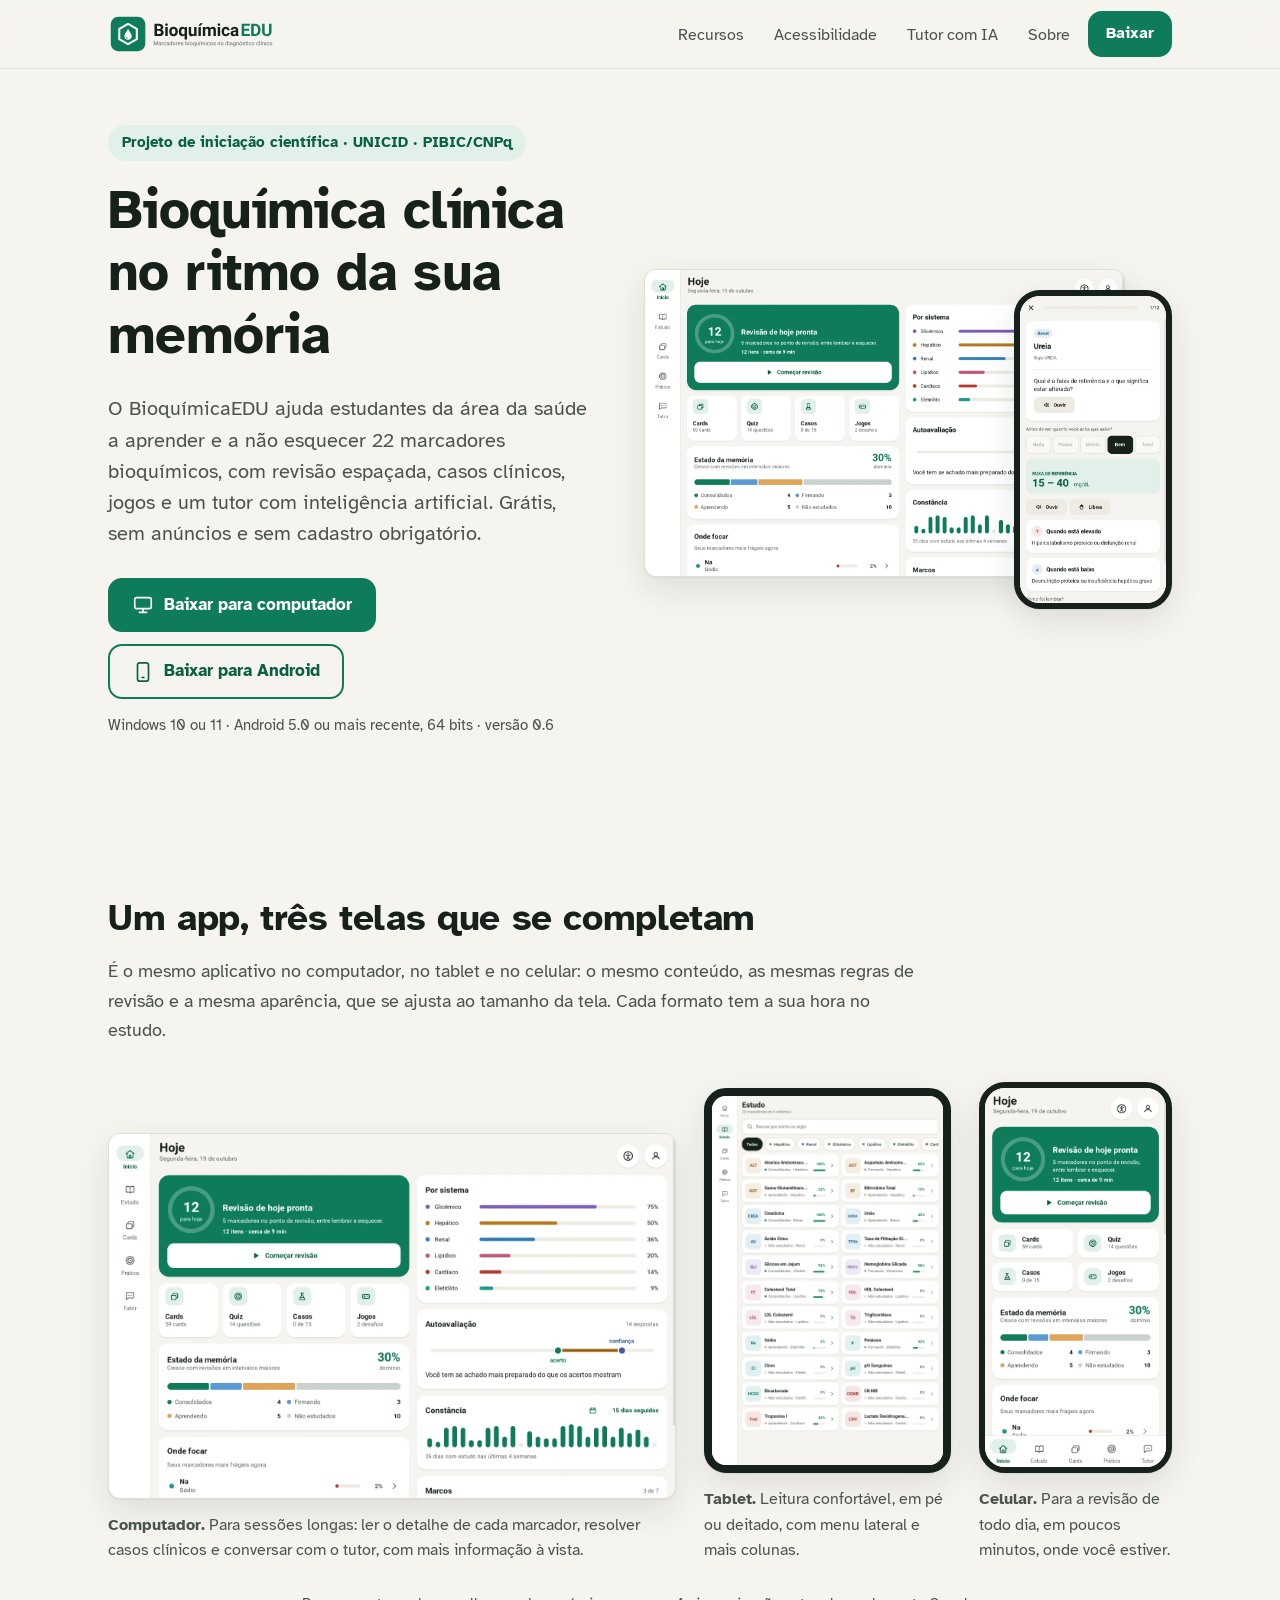
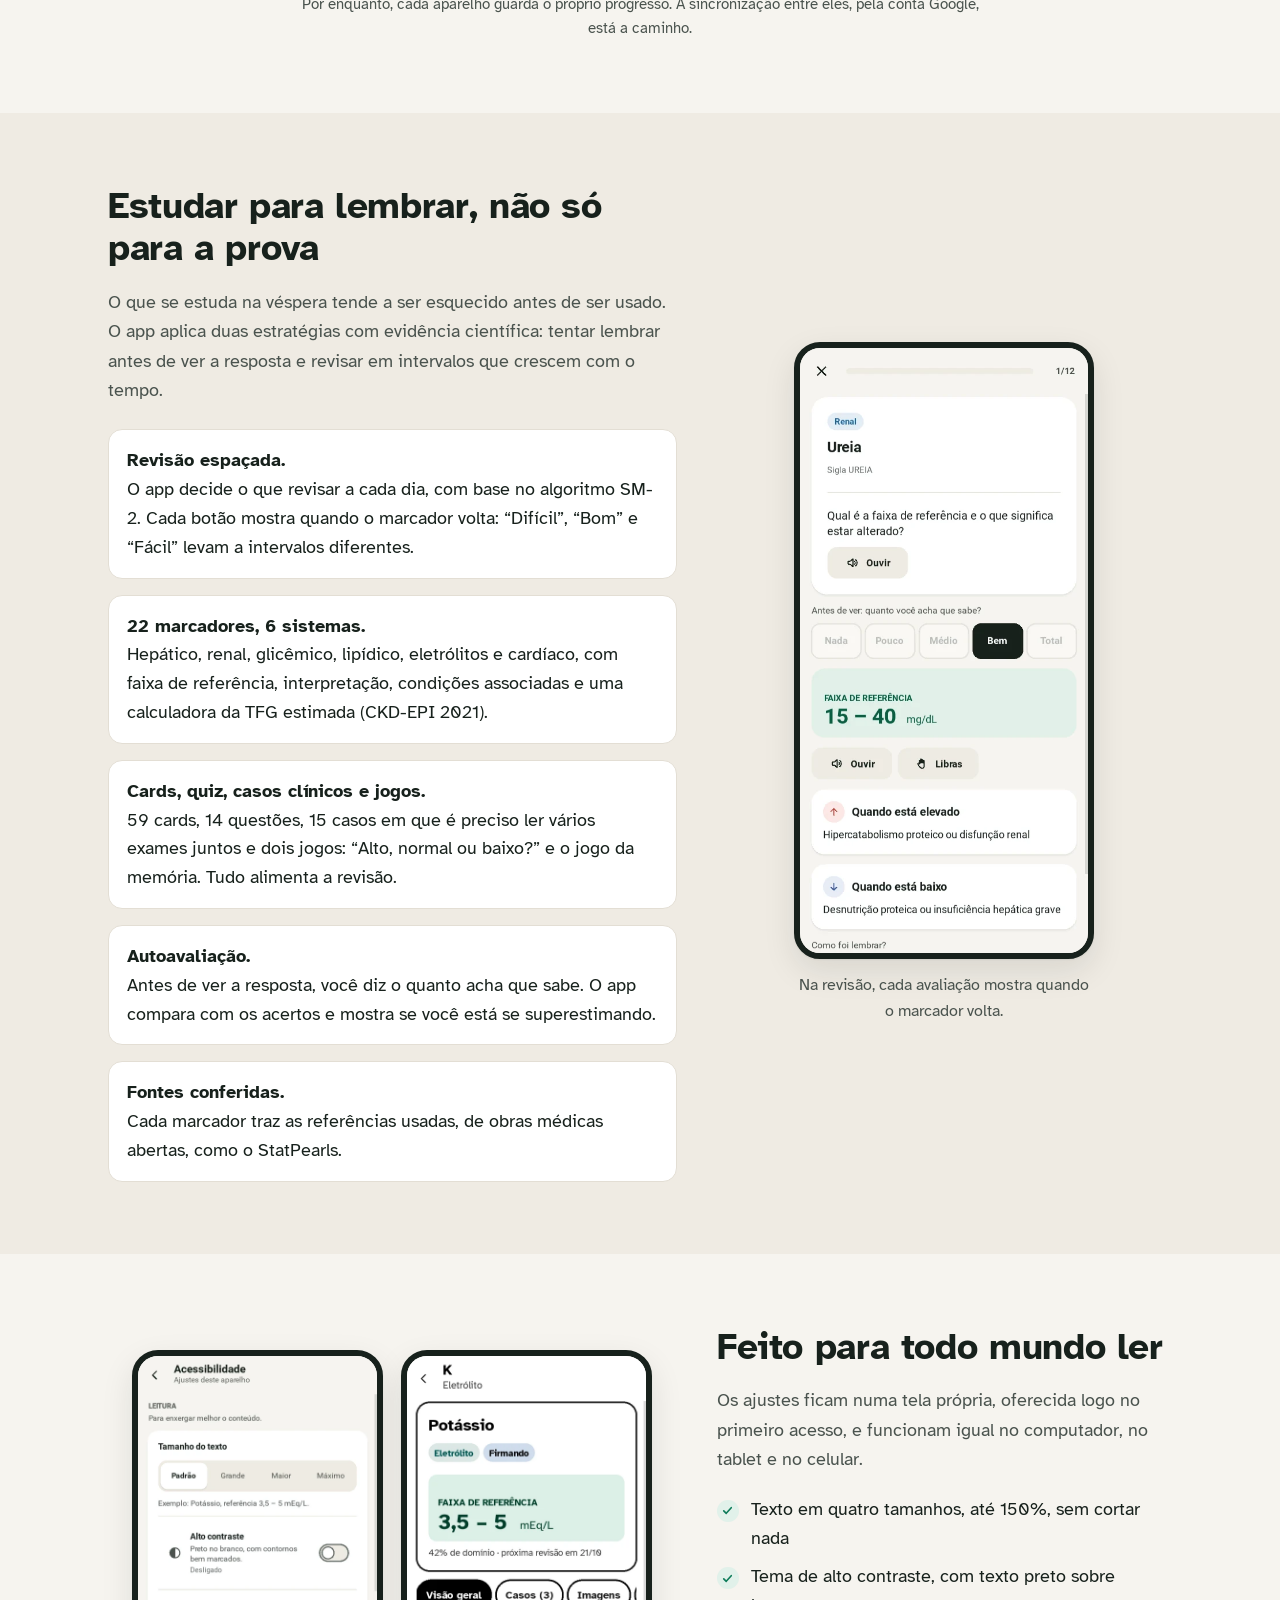
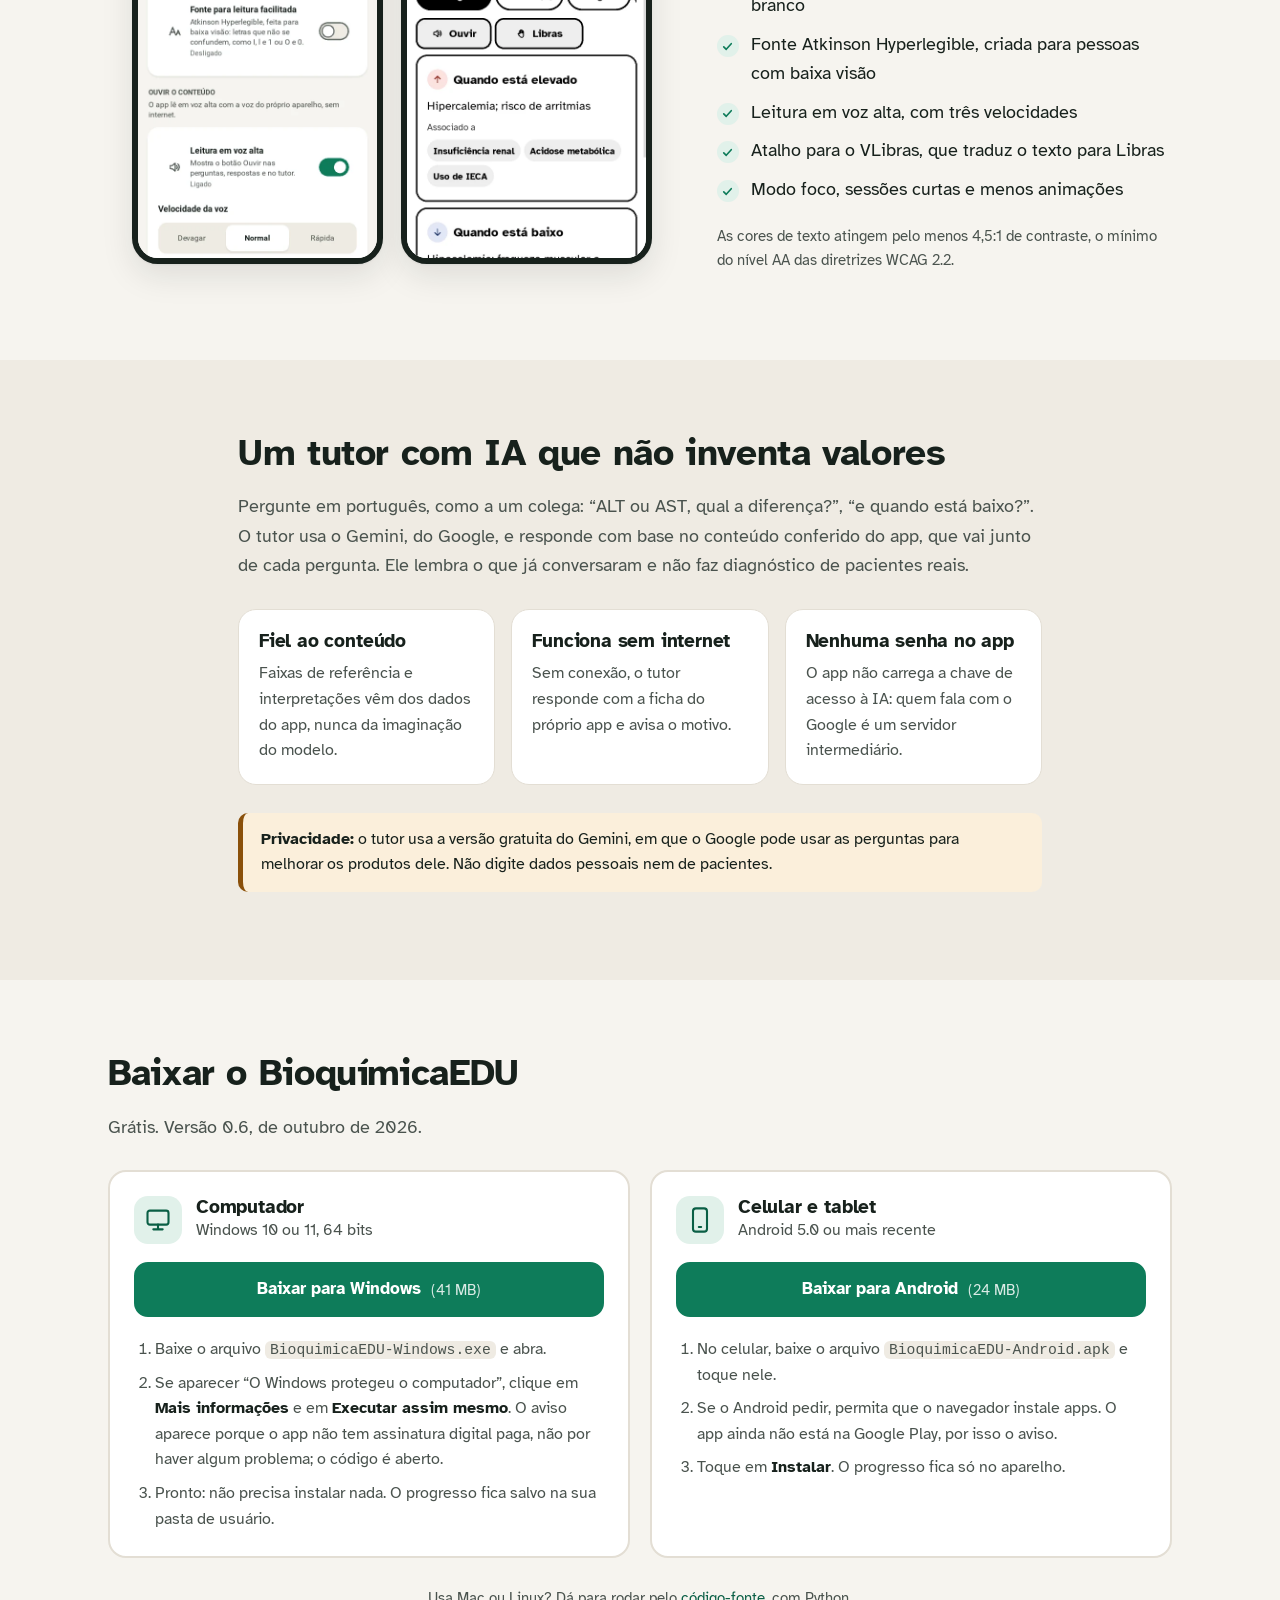
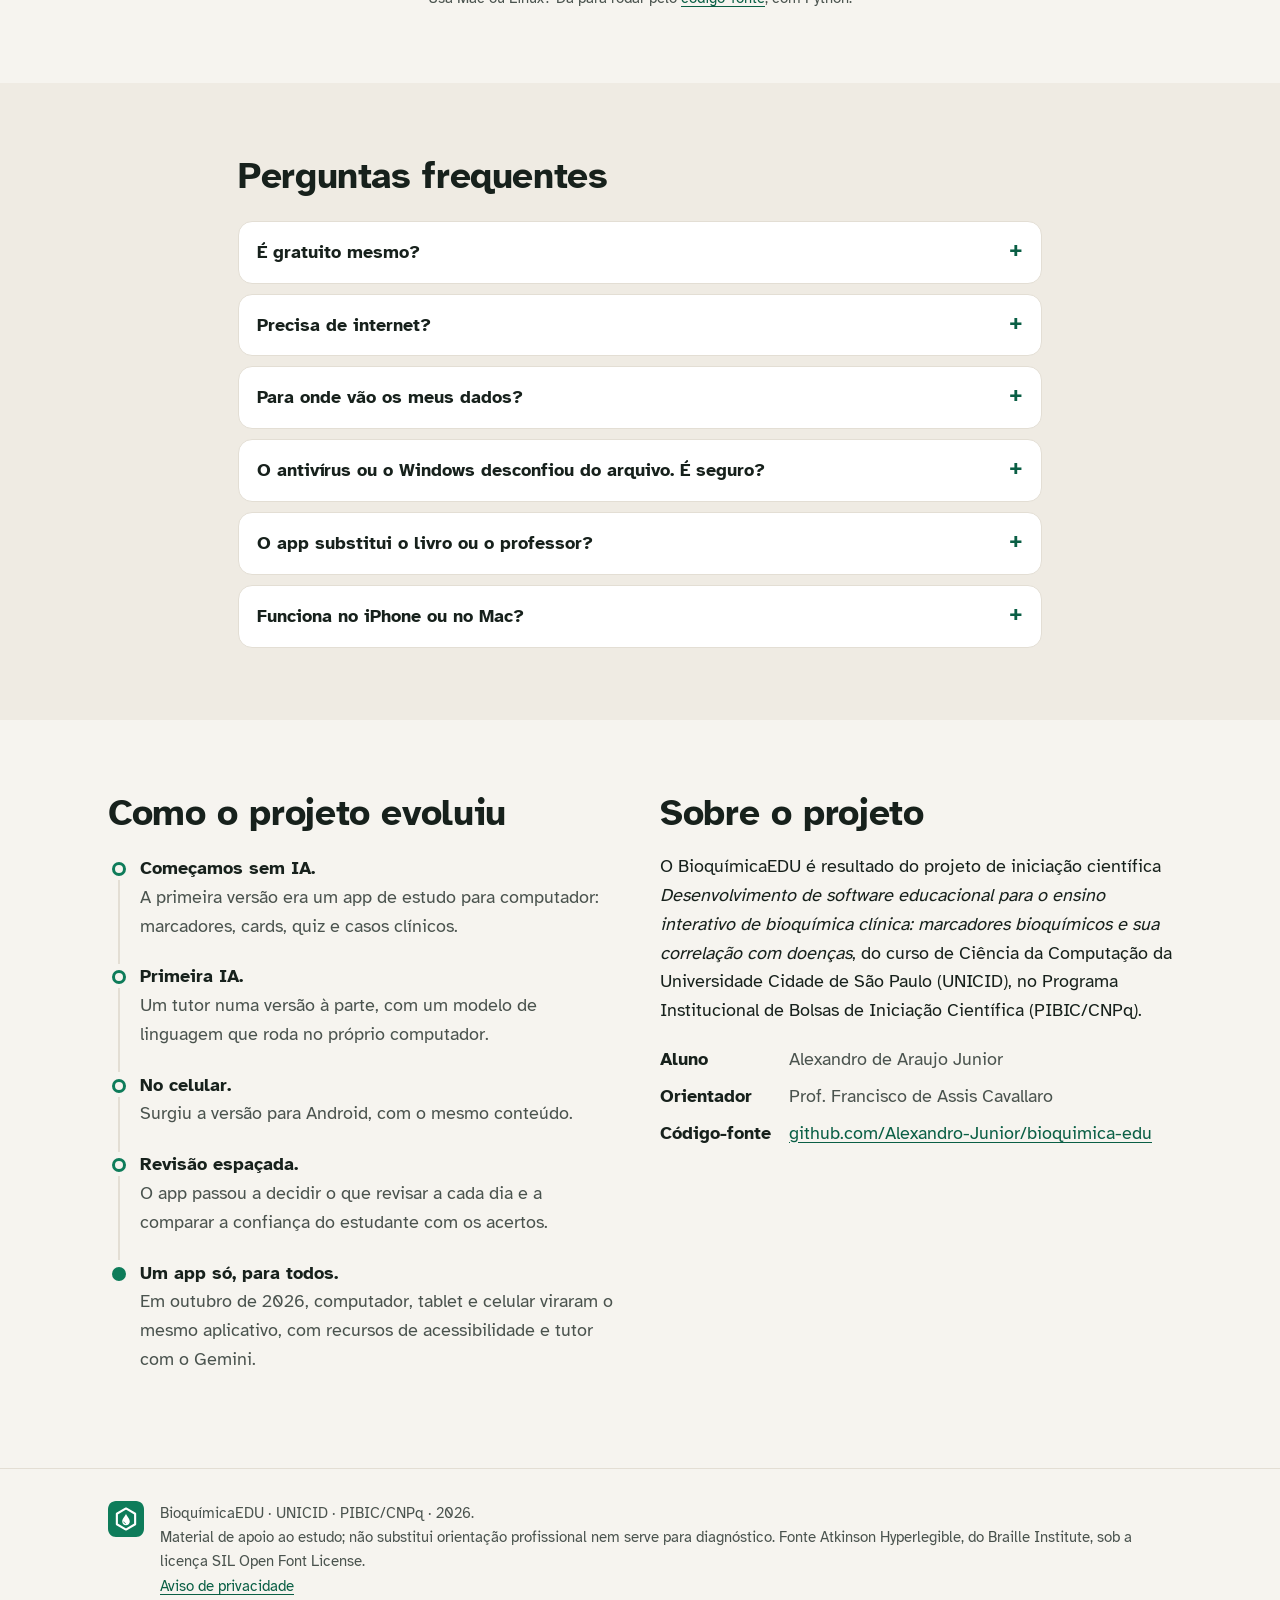
<file: index.html>
<!doctype html>
<html lang="pt-BR">
<head>
  <meta charset="utf-8">
  <meta name="viewport" content="width=device-width, initial-scale=1">
  <title>BioquímicaEDU — estude bioquímica clínica no ritmo da sua memória</title>
  <meta name="description" content="App gratuito para estudar 22 marcadores bioquímicos com revisão espaçada, casos clínicos, jogos e tutor com inteligência artificial. Para computador, tablet e celular.">
  <meta name="theme-color" content="#0E7C5A">
  <meta property="og:title" content="BioquímicaEDU">
  <meta property="og:description" content="Estude bioquímica clínica no ritmo da sua memória. Grátis, para computador, tablet e celular.">
  <meta property="og:type" content="website">
  <meta property="og:image" content="https://bioquimicaedu.web.app/imagens/compartilhar.png">
  <link rel="icon" type="image/svg+xml" href="imagens/simbolo.svg">
  <link rel="icon" type="image/png" sizes="32x32" href="imagens/favicon-32.png">
  <link rel="apple-touch-icon" href="imagens/apple-touch-icon.png">
  <link rel="stylesheet" href="estilo.css">
  <script src="config.js" defer></script>
  <script src="app.js" defer></script>
</head>
<body>
  <a class="pular" href="#conteudo">Pular para o conteúdo</a>

  <header class="topo">
    <div class="largura topo__linha">
      <a href="#" class="topo__marca" aria-label="BioquímicaEDU, início da página">
        <picture>
          <source srcset="imagens/logo-negativo.svg" media="(prefers-color-scheme: dark)">
          <img src="imagens/logo.svg" alt="BioquímicaEDU" width="196" height="44">
        </picture>
      </a>
      <nav aria-label="Seções">
        <ul class="topo__menu">
          <li><a href="#recursos">Recursos</a></li>
          <li><a href="#acessibilidade">Acessibilidade</a></li>
          <li><a href="#tutor">Tutor com IA</a></li>
          <li><a href="#sobre">Sobre</a></li>
          <li><a href="#baixar" class="botao botao--pequeno">Baixar</a></li>
        </ul>
      </nav>
    </div>
  </header>

  <main id="conteudo">
    <!-- ═════ Abertura ═════ -->
    <section class="heroi">
      <div class="largura heroi__grade">
        <div class="heroi__texto">
          <p class="selo">Projeto de iniciação científica · UNICID · PIBIC/CNPq</p>
          <h1>Bioquímica clínica no ritmo da sua memória</h1>
          <p class="destaque">
            O BioquímicaEDU ajuda estudantes da área da saúde a aprender e a não esquecer
            22 marcadores bioquímicos, com revisão espaçada, casos clínicos, jogos e um tutor com
            inteligência artificial. Grátis, sem anúncios e sem cadastro obrigatório.
          </p>
          <div class="heroi__acoes">
            <a class="botao" data-download="windows" href="#baixar">
              <svg aria-hidden="true" viewBox="0 0 24 24"><rect x="3" y="4" width="18" height="12" rx="2"/><path d="M8 20h8M12 16v4"/></svg>
              <span>Baixar para computador</span>
            </a>
            <a class="botao botao--contorno" data-download="android" href="#baixar">
              <svg aria-hidden="true" viewBox="0 0 24 24"><rect x="6" y="2" width="12" height="20" rx="2.5"/><path d="M11 18h2"/></svg>
              <span>Baixar para Android</span>
            </a>
          </div>
          <p class="nota">Windows 10 ou 11 · Android 5.0 ou mais recente, 64 bits · versão <span data-info="versao">0.6</span></p>
        </div>
        <div class="heroi__telas" aria-hidden="true">
          <img class="moldura moldura--computador" src="imagens/computador-inicio.webp" alt="" width="1480" height="950">
          <img class="moldura moldura--celular heroi__celular" src="imagens/celular-revisao.webp" alt="" width="500" height="1050">
        </div>
      </div>
    </section>

    <!-- ═════ Um app, três telas ═════ -->
    <section class="secao" aria-labelledby="t-telas">
      <div class="largura">
        <h2 id="t-telas">Um app, três telas que se completam</h2>
        <p class="secao__intro">
          É o mesmo aplicativo no computador, no tablet e no celular: o mesmo conteúdo, as mesmas
          regras de revisão e a mesma aparência, que se ajusta ao tamanho da tela. Cada formato
          tem a sua hora no estudo.
        </p>
        <div class="trio">
          <figure>
            <img class="moldura moldura--computador" src="imagens/computador-inicio.webp" width="1480" height="950" loading="lazy"
                 alt="Tela inicial no computador, com o resumo do dia, o estado da memória e o domínio por sistema em duas colunas.">
            <figcaption><strong>Computador.</strong> Para sessões longas: ler o detalhe de cada marcador, resolver casos clínicos e conversar com o tutor, com mais informação à vista.</figcaption>
          </figure>
          <figure>
            <img class="moldura moldura--tablet" src="imagens/tablet-estudo.webp" width="1000" height="1600" loading="lazy"
                 alt="Lista de marcadores no tablet, em duas colunas, com menu lateral.">
            <figcaption><strong>Tablet.</strong> Leitura confortável, em pé ou deitado, com menu lateral e mais colunas.</figcaption>
          </figure>
          <figure>
            <img class="moldura moldura--celular" src="imagens/celular-inicio.webp" width="500" height="1050" loading="lazy"
                 alt="Tela inicial no celular, mostrando a revisão de hoje pronta.">
            <figcaption><strong>Celular.</strong> Para a revisão de todo dia, em poucos minutos, onde você estiver.</figcaption>
          </figure>
        </div>
        <p class="nota nota--centro">Por enquanto, cada aparelho guarda o próprio progresso. A sincronização entre eles, pela conta Google, está a caminho.</p>
      </div>
    </section>

    <!-- ═════ Recursos ═════ -->
    <section class="secao secao--alternada" id="recursos" aria-labelledby="t-recursos">
      <div class="largura dupla">
        <div>
          <h2 id="t-recursos">Estudar para lembrar, não só para a prova</h2>
          <p class="secao__intro">
            O que se estuda na véspera tende a ser esquecido antes de ser usado. O app aplica duas
            estratégias com evidência científica: tentar lembrar antes de ver a resposta e revisar
            em intervalos que crescem com o tempo.
          </p>
          <ul class="lista-recursos">
            <li><strong>Revisão espaçada.</strong> O app decide o que revisar a cada dia, com base no algoritmo SM-2. Cada botão mostra quando o marcador volta: “Difícil”, “Bom” e “Fácil” levam a intervalos diferentes.</li>
            <li><strong>22 marcadores, 6 sistemas.</strong> Hepático, renal, glicêmico, lipídico, eletrólitos e cardíaco, com faixa de referência, interpretação, condições associadas e uma calculadora da TFG estimada (CKD-EPI 2021).</li>
            <li><strong>Cards, quiz, casos clínicos e jogos.</strong> 59 cards, 14 questões, 15 casos em que é preciso ler vários exames juntos e dois jogos: “Alto, normal ou baixo?” e o jogo da memória. Tudo alimenta a revisão.</li>
            <li><strong>Autoavaliação.</strong> Antes de ver a resposta, você diz o quanto acha que sabe. O app compara com os acertos e mostra se você está se superestimando.</li>
            <li><strong>Fontes conferidas.</strong> Cada marcador traz as referências usadas, de obras médicas abertas, como o StatPearls.</li>
          </ul>
        </div>
        <figure class="dupla__figura">
          <img class="moldura moldura--celular" src="imagens/celular-revisao.webp" width="500" height="1050" loading="lazy"
               alt="Revisão no celular depois de mostrar a resposta: faixa de referência da ureia e os botões De novo, Difícil 4 dias, Bom 6 dias e Fácil 8 dias.">
          <figcaption>Na revisão, cada avaliação mostra quando o marcador volta.</figcaption>
        </figure>
      </div>
    </section>

    <!-- ═════ Acessibilidade ═════ -->
    <section class="secao" id="acessibilidade" aria-labelledby="t-acessibilidade">
      <div class="largura dupla dupla--invertida">
        <div>
          <h2 id="t-acessibilidade">Feito para todo mundo ler</h2>
          <p class="secao__intro">
            Os ajustes ficam numa tela própria, oferecida logo no primeiro acesso, e funcionam igual
            no computador, no tablet e no celular.
          </p>
          <ul class="lista-checada">
            <li>Texto em quatro tamanhos, até 150%, sem cortar nada</li>
            <li>Tema de alto contraste, com texto preto sobre branco</li>
            <li>Fonte Atkinson Hyperlegible, criada para pessoas com baixa visão</li>
            <li>Leitura em voz alta, com três velocidades</li>
            <li>Atalho para o VLibras, que traduz o texto para Libras</li>
            <li>Modo foco, sessões curtas e menos animações</li>
          </ul>
          <p class="nota">As cores de texto atingem pelo menos 4,5:1 de contraste, o mínimo do nível AA das diretrizes WCAG 2.2.</p>
        </div>
        <div class="par-telas">
          <img class="moldura moldura--celular" src="imagens/celular-acessibilidade.webp" width="500" height="1050" loading="lazy"
               alt="Tela de acessibilidade com tamanho do texto, alto contraste, fonte para leitura facilitada e leitura em voz alta.">
          <img class="moldura moldura--celular" src="imagens/celular-alto-contraste.webp" width="500" height="1050" loading="lazy"
               alt="Detalhe do potássio com alto contraste, texto ampliado e a fonte Atkinson Hyperlegible, com os botões Ouvir e Libras.">
        </div>
      </div>
    </section>

    <!-- ═════ Tutor ═════ -->
    <section class="secao secao--alternada" id="tutor" aria-labelledby="t-tutor">
      <div class="largura estreita">
        <h2 id="t-tutor">Um tutor com IA que não inventa valores</h2>
        <p class="secao__intro">
          Pergunte em português, como a um colega: “ALT ou AST, qual a diferença?”, “e quando está
          baixo?”. O tutor usa o Gemini, do Google, e responde com base no conteúdo conferido do
          app, que vai junto de cada pergunta. Ele lembra o que já conversaram e não faz diagnóstico
          de pacientes reais.
        </p>
        <div class="cartoes">
          <div class="cartao">
            <h3>Fiel ao conteúdo</h3>
            <p>Faixas de referência e interpretações vêm dos dados do app, nunca da imaginação do modelo.</p>
          </div>
          <div class="cartao">
            <h3>Funciona sem internet</h3>
            <p>Sem conexão, o tutor responde com a ficha do próprio app e avisa o motivo.</p>
          </div>
          <div class="cartao">
            <h3>Nenhuma senha no app</h3>
            <p>O app não carrega a chave de acesso à IA: quem fala com o Google é um servidor intermediário.</p>
          </div>
        </div>
        <p class="aviso" role="note">
          <strong>Privacidade:</strong> o tutor usa a versão gratuita do Gemini, em que o Google pode
          usar as perguntas para melhorar os produtos dele. Não digite dados pessoais nem de pacientes.
        </p>
        <p class="aviso aviso--neutro" data-se-tutor="desligado" hidden>
          O tutor com IA das versões para baixar está sendo ativado. Até lá, ele responde pelo conteúdo do próprio app.
        </p>
      </div>
    </section>

    <!-- ═════ Baixar ═════ -->
    <section class="secao" id="baixar" aria-labelledby="t-baixar">
      <div class="largura">
        <h2 id="t-baixar">Baixar o BioquímicaEDU</h2>
        <p class="secao__intro">Grátis. Versão <span data-info="versao">0.6</span>, de <span data-info="dataVersao">outubro de 2026</span>.</p>
        <p class="aviso aviso--neutro" id="aviso-iphone" hidden>
          Você está num iPhone ou iPad. Por enquanto o BioquímicaEDU não está disponível para iOS:
          a Apple só permite instalar apps pela App Store.
        </p>
        <div class="downloads">
          <article class="download" data-plataforma="windows">
            <div class="download__cabeca">
              <svg aria-hidden="true" viewBox="0 0 24 24"><rect x="3" y="4" width="18" height="12" rx="2"/><path d="M8 20h8M12 16v4"/></svg>
              <div>
                <h3>Computador</h3>
                <p>Windows 10 ou 11, 64 bits</p>
              </div>
            </div>
            <a class="botao botao--largo" data-download="windows" href="#baixar">Baixar para Windows</a>
            <ol class="passos">
              <li>Baixe o arquivo <code>BioquimicaEDU-Windows.exe</code> e abra.</li>
              <li>Se aparecer “O Windows protegeu o computador”, clique em <strong>Mais informações</strong> e em <strong>Executar assim mesmo</strong>. O aviso aparece porque o app não tem assinatura digital paga, não por haver algum problema; o código é aberto.</li>
              <li>Pronto: não precisa instalar nada. O progresso fica salvo na sua pasta de usuário.</li>
            </ol>
          </article>
          <article class="download" data-plataforma="android">
            <div class="download__cabeca">
              <svg aria-hidden="true" viewBox="0 0 24 24"><rect x="6" y="2" width="12" height="20" rx="2.5"/><path d="M11 18h2"/></svg>
              <div>
                <h3>Celular e tablet</h3>
                <p>Android 5.0 ou mais recente</p>
              </div>
            </div>
            <a class="botao botao--largo" data-download="android" href="#baixar">Baixar para Android</a>
            <ol class="passos">
              <li>No celular, baixe o arquivo <code>BioquimicaEDU-Android.apk</code> e toque nele.</li>
              <li>Se o Android pedir, permita que o navegador instale apps. O app ainda não está na Google Play, por isso o aviso.</li>
              <li>Toque em <strong>Instalar</strong>. O progresso fica só no aparelho.</li>
            </ol>
          </article>
        </div>
        <p class="nota nota--centro">
          Usa Mac ou Linux? Dá para rodar pelo <a data-link="codigoFonte" href="https://github.com/Alexandro-Junior/bioquimica-edu">código-fonte</a>, com Python.
        </p>
      </div>
    </section>

    <!-- ═════ Perguntas ═════ -->
    <section class="secao secao--alternada" aria-labelledby="t-perguntas">
      <div class="largura estreita">
        <h2 id="t-perguntas">Perguntas frequentes</h2>
        <div class="perguntas">
          <details>
            <summary>É gratuito mesmo?</summary>
            <p>Sim. O BioquímicaEDU é um projeto acadêmico, sem anúncios e sem cobrança. Entrar com a conta Google é opcional: dá para usar sem conta.</p>
          </details>
          <details>
            <summary>Precisa de internet?</summary>
            <p>Não. Estudo, revisão, cards, quiz, casos e jogos funcionam sem conexão. A internet só é usada pelos recursos opcionais: o login com Google, o tutor com IA, a tradução para Libras e a abertura de fontes e vídeos.</p>
          </details>
          <details>
            <summary>Para onde vão os meus dados?</summary>
            <p>O progresso de estudo fica sempre no seu aparelho, e sem conta nada sobre você sai dele. Com a conta Google, que é opcional, o app recebe o seu nome e o seu e-mail e guarda na nuvem só se você já viu a apresentação inicial. As perguntas feitas ao tutor com IA vão para o Gemini, do Google: não digite dados pessoais nem de pacientes. Os detalhes, e como pedir a exclusão, estão no <a href="privacidade">aviso de privacidade</a>.</p>
          </details>
          <details>
            <summary>O antivírus ou o Windows desconfiou do arquivo. É seguro?</summary>
            <p>O aviso aparece com programas novos que não têm certificado de assinatura digital, que é pago. O código-fonte completo está aberto no GitHub para quem quiser conferir.</p>
          </details>
          <details>
            <summary>O app substitui o livro ou o professor?</summary>
            <p>Não. É um material de apoio ao estudo, baseado em obras de referência. Não serve para diagnóstico nem para decidir conduta com pacientes.</p>
          </details>
          <details>
            <summary>Funciona no iPhone ou no Mac?</summary>
            <p>No iPhone e no iPad, ainda não. No Mac e no Linux, dá para rodar pelo código-fonte, com Python.</p>
          </details>
        </div>
      </div>
    </section>

    <!-- ═════ História e projeto ═════ -->
    <section class="secao" id="sobre" aria-labelledby="t-sobre">
      <div class="largura dupla dupla--texto">
        <div>
          <h2 id="t-sobre">Como o projeto evoluiu</h2>
          <ol class="linha-tempo">
            <li><strong>Começamos sem IA.</strong> A primeira versão era um app de estudo para computador: marcadores, cards, quiz e casos clínicos.</li>
            <li><strong>Primeira IA.</strong> Um tutor numa versão à parte, com um modelo de linguagem que roda no próprio computador.</li>
            <li><strong>No celular.</strong> Surgiu a versão para Android, com o mesmo conteúdo.</li>
            <li><strong>Revisão espaçada.</strong> O app passou a decidir o que revisar a cada dia e a comparar a confiança do estudante com os acertos.</li>
            <li><strong>Um app só, para todos.</strong> Em outubro de 2026, computador, tablet e celular viraram o mesmo aplicativo, com recursos de acessibilidade e tutor com o Gemini.</li>
          </ol>
        </div>
        <div>
          <h2>Sobre o projeto</h2>
          <p>
            O BioquímicaEDU é resultado do projeto de iniciação científica
            <cite>Desenvolvimento de software educacional para o ensino interativo de bioquímica clínica:
            marcadores bioquímicos e sua correlação com doenças</cite>, do curso de Ciência da Computação
            da Universidade Cidade de São Paulo (UNICID), no Programa Institucional de Bolsas de
            Iniciação Científica (PIBIC/CNPq).
          </p>
          <dl class="ficha">
            <dt>Aluno</dt><dd>Alexandro de Araujo Junior</dd>
            <dt>Orientador</dt><dd>Prof. Francisco de Assis Cavallaro</dd>
            <dt>Código-fonte</dt><dd><a data-link="codigoFonte" href="https://github.com/Alexandro-Junior/bioquimica-edu">github.com/Alexandro-Junior/bioquimica-edu</a></dd>
          </dl>
        </div>
      </div>
    </section>
  </main>

  <footer class="rodape">
    <div class="largura rodape__linha">
      <img src="imagens/simbolo.svg" alt="" width="36" height="36">
      <p>
        BioquímicaEDU · UNICID · PIBIC/CNPq · 2026.<br>
        Material de apoio ao estudo; não substitui orientação profissional nem serve para diagnóstico.
        Fonte Atkinson Hyperlegible, do Braille Institute, sob a licença SIL Open Font License.<br>
        <a href="privacidade">Aviso de privacidade</a>
      </p>
    </div>
  </footer>
  <!-- Aberta por app.js ao clicar em "Baixar para Windows" (sem JavaScript, o link baixa direto) -->
  <dialog class="janela" id="aviso-windows" aria-labelledby="aviso-windows-titulo" aria-describedby="aviso-windows-texto">
    <h2 id="aviso-windows-titulo">Antes de abrir o instalador</h2>
    <p id="aviso-windows-texto">
      Na primeira vez, o Windows pode mostrar <strong>“O Windows protegeu o computador”</strong>.
      É normal: o aviso aparece porque o app não tem assinatura digital paga, e não por haver algum
      problema. O código é aberto.
    </p>
    <ol class="janela__passos">
      <li>Clique em <strong>Mais informações</strong>.</li>
      <li>Clique em <strong>Executar assim mesmo</strong>.</li>
    </ol>
    <div class="janela__acoes">
      <a class="botao" id="aviso-windows-baixar" href="#baixar" download>Baixar agora</a>
      <button type="button" class="botao botao--contorno" data-fechar-janela>Cancelar</button>
    </div>
  </dialog>
</body>

</html>
</file>
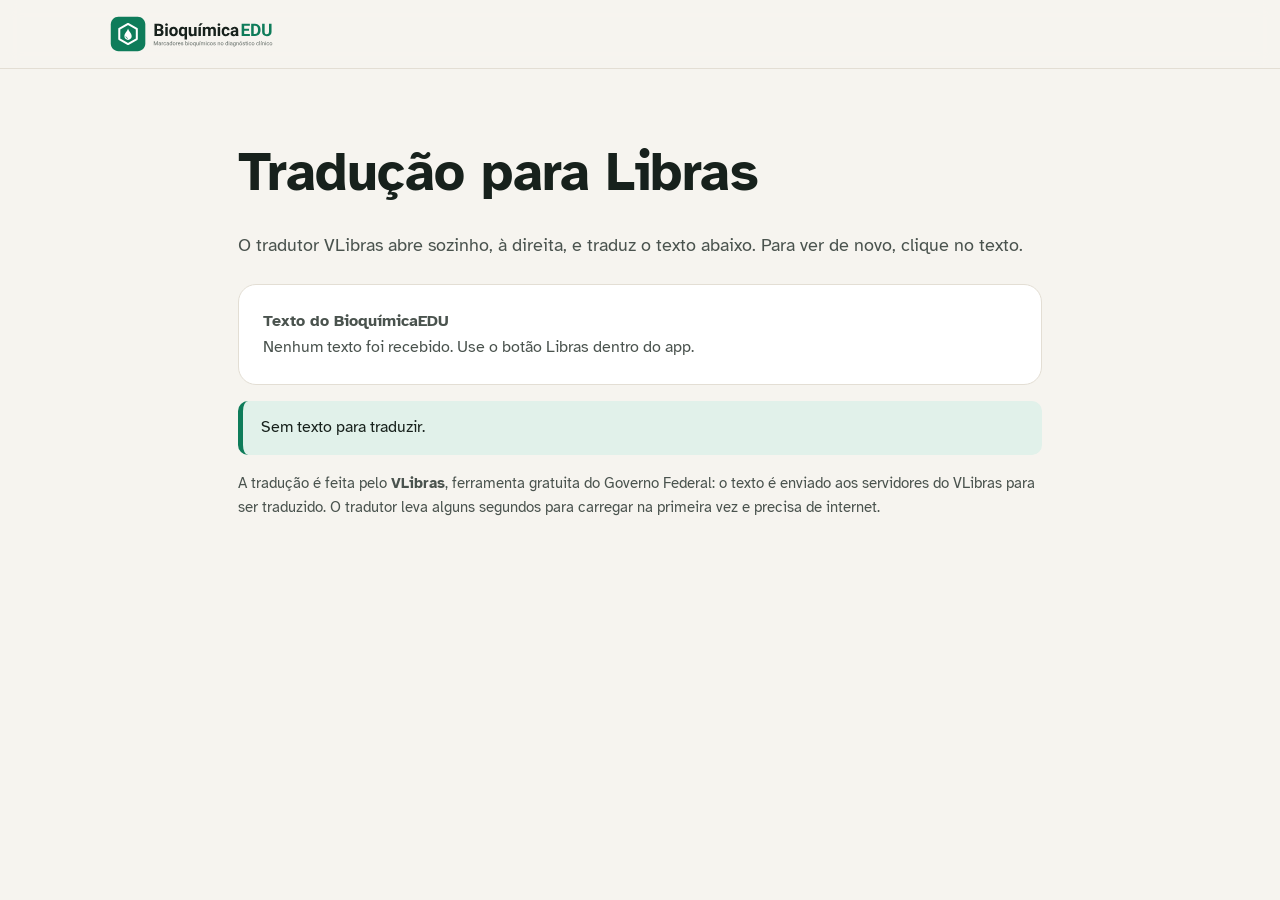
<file: libras.html>
<!doctype html>
<html lang="pt-BR">
<head>
  <meta charset="utf-8">
  <meta name="viewport" content="width=device-width, initial-scale=1">
  <title>Tradução para Libras — BioquímicaEDU</title>
  <meta name="description" content="Tradução para Libras, pelo VLibras, de um trecho do BioquímicaEDU.">
  <meta name="robots" content="noindex">
  <meta name="theme-color" content="#0E7C5A">
  <link rel="icon" type="image/svg+xml" href="imagens/simbolo.svg">
  <link rel="stylesheet" href="estilo.css?v=2">
  <script src="libras.js" defer></script>
</head>
<body>
  <header class="topo">
    <div class="largura topo__linha">
      <span class="topo__marca">
        <picture>
          <source srcset="imagens/logo-negativo.svg" media="(prefers-color-scheme: dark)">
          <img src="imagens/logo.svg" alt="BioquímicaEDU" width="196" height="44">
        </picture>
      </span>
    </div>
  </header>

  <main class="secao">
    <div class="largura estreita">
      <h1 class="libras__titulo">Tradução para Libras</h1>
      <p class="secao__intro">
        O tradutor VLibras abre sozinho, à direita, e traduz o texto abaixo. Para ver
        de novo, clique no texto.
      </p>
      <div class="cartao libras__cartao">
        <p class="libras__rotulo">Texto do BioquímicaEDU</p>
        <p id="texto" class="libras__texto">Carregando…</p>
      </div>
      <p id="estado" class="aviso aviso--neutro" role="status" aria-live="polite">
        Abrindo o tradutor VLibras…
      </p>
      <p class="nota">
        A tradução é feita pelo <strong>VLibras</strong>, ferramenta gratuita do Governo
        Federal: o texto é enviado aos servidores do VLibras para ser traduzido. O
        tradutor leva alguns segundos para carregar na primeira vez e precisa de internet.
      </p>
    </div>
  </main>

  <div vw class="enabled">
    <div vw-access-button class="active"></div>
    <div vw-plugin-wrapper>
      <div class="vw-plugin-top-wrapper"></div>
    </div>
  </div>
  <script src="https://vlibras.gov.br/app/vlibras-plugin.js"></script>
</body>
</html>
</file>
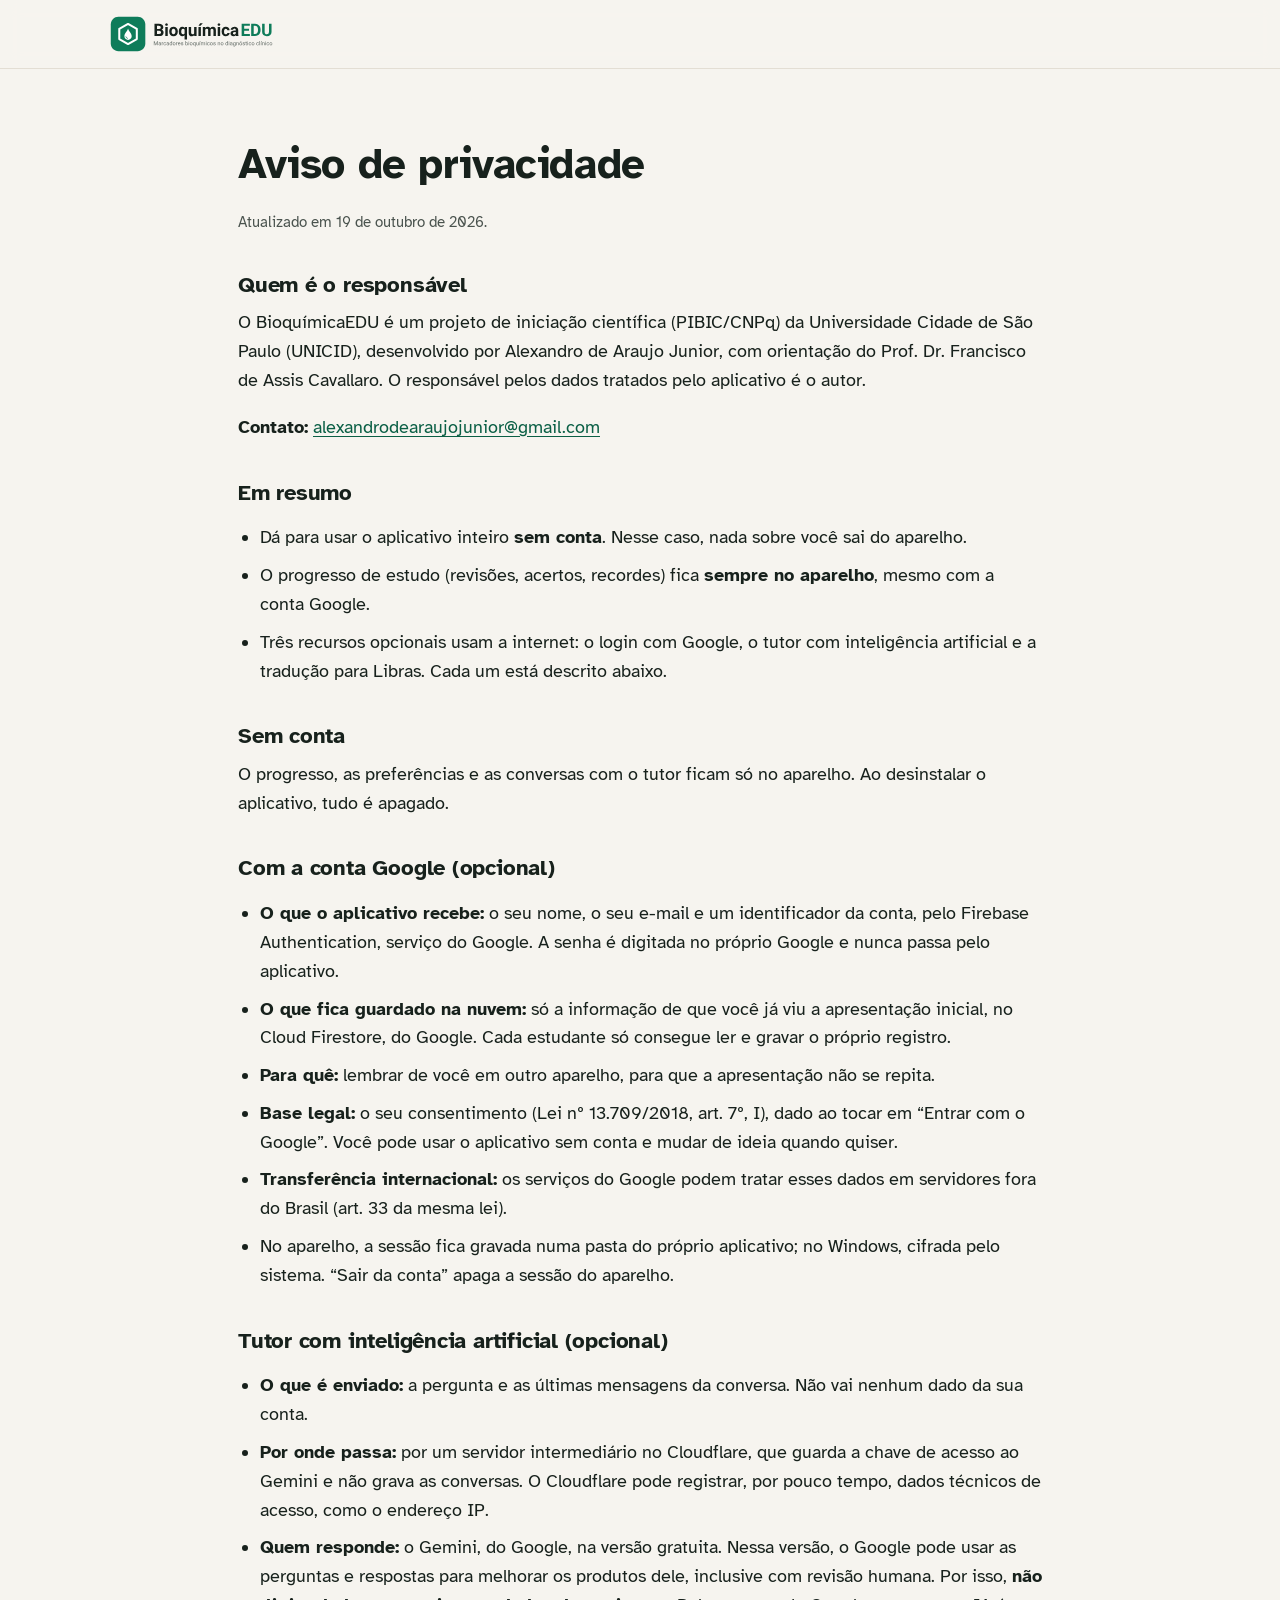
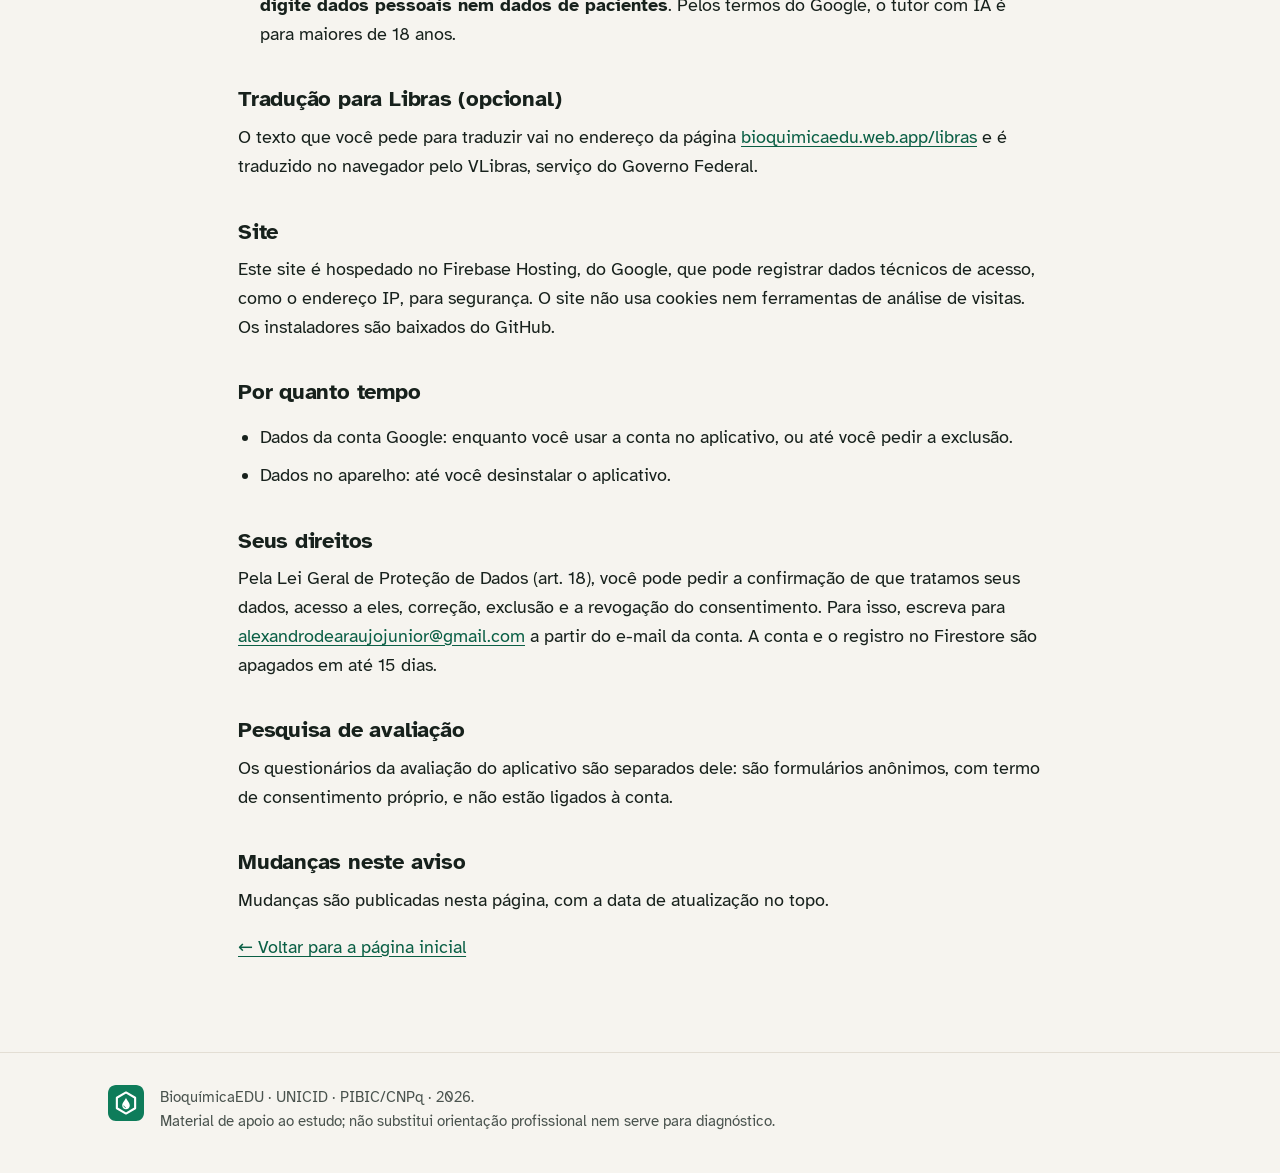
<file: privacidade.html>
<!doctype html>
<html lang="pt-BR">
<head>
  <meta charset="utf-8">
  <meta name="viewport" content="width=device-width, initial-scale=1">
  <title>Aviso de privacidade — BioquímicaEDU</title>
  <meta name="description" content="Quais dados o BioquímicaEDU trata, para quê, por quanto tempo e como pedir a exclusão.">
  <meta name="theme-color" content="#0E7C5A">
  <link rel="icon" type="image/svg+xml" href="imagens/simbolo.svg">
  <link rel="stylesheet" href="estilo.css?v=3">
</head>
<body>
  <header class="topo">
    <div class="largura topo__linha">
      <a href="/" class="topo__marca" aria-label="BioquímicaEDU, página inicial">
        <picture>
          <source srcset="imagens/logo-negativo.svg" media="(prefers-color-scheme: dark)">
          <img src="imagens/logo.svg" alt="BioquímicaEDU" width="196" height="44">
        </picture>
      </a>
    </div>
  </header>

  <main class="secao" id="conteudo">
    <article class="largura estreita texto-legal">
      <h1>Aviso de privacidade</h1>
      <p class="nota">Atualizado em 19 de outubro de 2026.</p>

      <h2>Quem é o responsável</h2>
      <p>
        O BioquímicaEDU é um projeto de iniciação científica (PIBIC/CNPq) da Universidade Cidade
        de São Paulo (UNICID), desenvolvido por Alexandro de Araujo Junior, com orientação do
        Prof. Dr. Francisco de Assis Cavallaro. O responsável pelos dados tratados pelo
        aplicativo é o autor.
      </p>
      <p><strong>Contato:</strong> <a href="mailto:alexandrodearaujojunior@gmail.com">alexandrodearaujojunior@gmail.com</a></p>

      <h2>Em resumo</h2>
      <ul>
        <li>Dá para usar o aplicativo inteiro <strong>sem conta</strong>. Nesse caso, nada sobre você sai do aparelho.</li>
        <li>O progresso de estudo (revisões, acertos, recordes) fica <strong>sempre no aparelho</strong>, mesmo com a conta Google.</li>
        <li>Três recursos opcionais usam a internet: o login com Google, o tutor com inteligência artificial e a tradução para Libras. Cada um está descrito abaixo.</li>
      </ul>

      <h2>Sem conta</h2>
      <p>
        O progresso, as preferências e as conversas com o tutor ficam só no aparelho. Ao
        desinstalar o aplicativo, tudo é apagado.
      </p>

      <h2>Com a conta Google (opcional)</h2>
      <ul>
        <li><strong>O que o aplicativo recebe:</strong> o seu nome, o seu e-mail e um identificador da conta, pelo Firebase Authentication, serviço do Google. A senha é digitada no próprio Google e nunca passa pelo aplicativo.</li>
        <li><strong>O que fica guardado na nuvem:</strong> só a informação de que você já viu a apresentação inicial, no Cloud Firestore, do Google. Cada estudante só consegue ler e gravar o próprio registro.</li>
        <li><strong>Para quê:</strong> lembrar de você em outro aparelho, para que a apresentação não se repita.</li>
        <li><strong>Base legal:</strong> o seu consentimento (Lei nº 13.709/2018, art. 7º, I), dado ao tocar em “Entrar com o Google”. Você pode usar o aplicativo sem conta e mudar de ideia quando quiser.</li>
        <li><strong>Transferência internacional:</strong> os serviços do Google podem tratar esses dados em servidores fora do Brasil (art. 33 da mesma lei).</li>
        <li>No aparelho, a sessão fica gravada numa pasta do próprio aplicativo; no Windows, cifrada pelo sistema. “Sair da conta” apaga a sessão do aparelho.</li>
      </ul>

      <h2>Tutor com inteligência artificial (opcional)</h2>
      <ul>
        <li><strong>O que é enviado:</strong> a pergunta e as últimas mensagens da conversa. Não vai nenhum dado da sua conta.</li>
        <li><strong>Por onde passa:</strong> por um servidor intermediário no Cloudflare, que guarda a chave de acesso ao Gemini e não grava as conversas. O Cloudflare pode registrar, por pouco tempo, dados técnicos de acesso, como o endereço IP.</li>
        <li><strong>Quem responde:</strong> o Gemini, do Google, na versão gratuita. Nessa versão, o Google pode usar as perguntas e respostas para melhorar os produtos dele, inclusive com revisão humana. Por isso, <strong>não digite dados pessoais nem dados de pacientes</strong>. Pelos termos do Google, o tutor com IA é para maiores de 18 anos.</li>
      </ul>

      <h2>Tradução para Libras (opcional)</h2>
      <p>
        O texto que você pede para traduzir vai no endereço da página
        <a href="/libras">bioquimicaedu.web.app/libras</a> e é traduzido no navegador pelo VLibras,
        serviço do Governo Federal.
      </p>

      <h2>Site</h2>
      <p>
        Este site é hospedado no Firebase Hosting, do Google, que pode registrar dados técnicos de
        acesso, como o endereço IP, para segurança. O site não usa cookies nem ferramentas de
        análise de visitas. Os instaladores são baixados do GitHub.
      </p>

      <h2>Por quanto tempo</h2>
      <ul>
        <li>Dados da conta Google: enquanto você usar a conta no aplicativo, ou até você pedir a exclusão.</li>
        <li>Dados no aparelho: até você desinstalar o aplicativo.</li>
      </ul>

      <h2>Seus direitos</h2>
      <p>
        Pela Lei Geral de Proteção de Dados (art. 18), você pode pedir a confirmação de que
        tratamos seus dados, acesso a eles, correção, exclusão e a revogação do consentimento.
        Para isso, escreva para
        <a href="mailto:alexandrodearaujojunior@gmail.com">alexandrodearaujojunior@gmail.com</a>
        a partir do e-mail da conta. A conta e o registro no Firestore são apagados em até 15 dias.
      </p>

      <h2>Pesquisa de avaliação</h2>
      <p>
        Os questionários da avaliação do aplicativo são separados dele: são formulários anônimos,
        com termo de consentimento próprio, e não estão ligados à conta.
      </p>

      <h2>Mudanças neste aviso</h2>
      <p>Mudanças são publicadas nesta página, com a data de atualização no topo.</p>

      <p><a href="/">← Voltar para a página inicial</a></p>
    </article>
  </main>

  <footer class="rodape">
    <div class="largura rodape__linha">
      <img src="imagens/simbolo.svg" alt="" width="36" height="36">
      <p>
        BioquímicaEDU · UNICID · PIBIC/CNPq · 2026.<br>
        Material de apoio ao estudo; não substitui orientação profissional nem serve para diagnóstico.
      </p>
    </div>
  </footer>
</body>
</html>
</file>
<file: estilo.css>
/* Site do BioquímicaEDU: mesmas cores e mesma fonte do app.
   Contraste de texto ≥ 4,5:1 nos dois temas (WCAG 2.2, nível AA). */

@font-face {
  font-family: "Atkinson Hyperlegible";
  src: url("fontes/AtkinsonHyperlegible-Regular.ttf") format("truetype");
  font-weight: 400;
  font-display: swap;
}
@font-face {
  font-family: "Atkinson Hyperlegible";
  src: url("fontes/AtkinsonHyperlegible-Bold.ttf") format("truetype");
  font-weight: 700;
  font-display: swap;
}

:root {
  --fundo: #F6F4EF;
  --superficie: #FFFFFF;
  --superficie-alt: #EFEBE3;
  --borda: #E3DED4;
  --tinta: #17211C;
  --tinta2: #4A534E;
  --acento: #0E7C5A;
  --acento-escuro: #0A5F45;
  --acento-suave: #E1F1EA;
  --sobre-acento: #FFFFFF;
  --ambar: #8A500A;
  --ambar-suave: #FBEFDB;
  --sombra: 0 1px 2px rgba(23, 33, 28, .06), 0 12px 32px rgba(23, 33, 28, .10);
  --raio: 18px;
  color-scheme: light dark;
}

@media (prefers-color-scheme: dark) {
  :root {
    --fundo: #0E1411;
    --superficie: #161E1A;
    --superficie-alt: #121A16;
    --borda: #2A352F;
    --tinta: #E9EFEA;
    --tinta2: #B4BFB8;
    --acento: #4CC497;
    --acento-escuro: #86DDBA;
    --acento-suave: #143227;
    --sobre-acento: #05261A;
    --ambar: #F1B566;
    --ambar-suave: #2C2214;
    --sombra: 0 1px 2px rgba(0, 0, 0, .4), 0 12px 32px rgba(0, 0, 0, .45);
  }
}

*, *::before, *::after { box-sizing: border-box; }

html { scroll-behavior: smooth; }
@media (prefers-reduced-motion: reduce) {
  html { scroll-behavior: auto; }
  *, *::before, *::after { transition: none !important; animation: none !important; }
}

body {
  margin: 0;
  background: var(--fundo);
  color: var(--tinta);
  font-family: "Atkinson Hyperlegible", system-ui, -apple-system, "Segoe UI", Roboto, sans-serif;
  font-size: 1.125rem;
  line-height: 1.6;
  -webkit-font-smoothing: antialiased;
}

img { max-width: 100%; height: auto; display: block; }
a { color: var(--acento-escuro); text-underline-offset: .18em; }
a:hover { text-decoration-thickness: 2px; }
:focus-visible { outline: 3px solid var(--acento); outline-offset: 3px; border-radius: 6px; }
code { font-size: .92em; background: var(--superficie-alt); padding: .05em .35em; border-radius: 6px; overflow-wrap: anywhere; }

h1, h2, h3 { line-height: 1.15; letter-spacing: -.01em; margin: 0 0 .5em; }
h1 { font-size: clamp(2.1rem, 5.2vw, 3.4rem); }
h2 { font-size: clamp(1.6rem, 3.4vw, 2.3rem); }
h3 { font-size: 1.2rem; }
p { margin: 0 0 1em; }

.largura { width: 100%; max-width: 1120px; margin-inline: auto; padding-inline: 16px; }
@media (min-width: 720px) { .largura { padding-inline: 28px; } }
.estreita { max-width: 860px; }

.pular {
  position: absolute; left: 12px; top: -60px; z-index: 20;
  background: var(--acento); color: var(--sobre-acento); padding: 10px 16px; border-radius: 10px;
}
.pular:focus { top: 12px; }

/* ── topo ───────────────────────────────────────────────────── */
.topo {
  position: sticky; top: 0; z-index: 10;
  background: color-mix(in srgb, var(--fundo) 88%, transparent);
  backdrop-filter: saturate(1.4) blur(10px);
  border-bottom: 1px solid var(--borda);
}
.topo__linha { display: flex; align-items: center; justify-content: space-between; gap: 16px; min-height: 68px; }
.topo__marca img { height: 40px; width: auto; }
.topo__menu { display: flex; align-items: center; gap: 6px; list-style: none; margin: 0; padding: 0; }
.topo__menu a:not(.botao) {
  color: var(--tinta2); text-decoration: none; padding: 10px 12px; border-radius: 10px; font-size: 1rem;
}
.topo__menu a:not(.botao):hover { color: var(--tinta); background: var(--superficie-alt); }
@media (max-width: 760px) {
  .topo__menu li:not(:last-child) { display: none; }
  .topo__marca img { height: 34px; }
}

/* ── botões ─────────────────────────────────────────────────── */
.botao {
  display: inline-flex; align-items: center; justify-content: center; gap: 10px;
  min-height: 52px; padding: 12px 22px; border-radius: 14px;
  background: var(--acento); color: var(--sobre-acento);
  font-weight: 700; font-size: 1.05rem; text-decoration: none;
  border: 2px solid var(--acento); transition: transform .15s ease, background .15s ease;
}
.botao:hover { background: var(--acento-escuro); border-color: var(--acento-escuro); text-decoration: none; }
.botao:active { transform: translateY(1px); }
.botao svg { width: 22px; height: 22px; fill: none; stroke: currentColor; stroke-width: 1.8; stroke-linecap: round; flex: none; }
.botao--contorno { background: transparent; color: var(--acento-escuro); }
.botao--contorno:hover { background: var(--acento-suave); color: var(--acento-escuro); }
.botao--pequeno { min-height: 42px; padding: 8px 16px; font-size: .98rem; }
.botao--largo { width: 100%; }
.botao[aria-disabled="true"] {
  background: var(--superficie-alt); border-color: var(--borda); color: var(--tinta2); cursor: default;
}
.botao__detalhe { font-weight: 400; opacity: .85; font-size: .9em; }

/* ── abertura ───────────────────────────────────────────────── */
.heroi { padding: 56px 0 72px; overflow: hidden; }
.heroi__grade { display: grid; gap: 48px; align-items: center; }
@media (min-width: 960px) { .heroi__grade { grid-template-columns: 1fr 1.08fr; } }
.selo {
  display: inline-block; margin-bottom: 18px; padding: 6px 14px; border-radius: 999px;
  background: var(--acento-suave); color: var(--acento-escuro); font-size: .92rem; font-weight: 700;
}
.destaque { font-size: 1.22rem; color: var(--tinta2); max-width: 36em; }
.heroi__acoes { display: flex; flex-wrap: wrap; gap: 12px; margin: 28px 0 14px; }
.heroi__telas { position: relative; padding-right: 9%; padding-bottom: 6%; }
.heroi__celular { position: absolute; right: 0; bottom: 0; width: 30%; }

/* ── molduras das telas ─────────────────────────────────────── */
.moldura {
  background: var(--superficie); border: 1px solid var(--borda); box-shadow: var(--sombra);
  border-radius: 14px;
}
.moldura--celular { border-radius: 26px; border: 6px solid #17211C; }
.moldura--tablet { border-radius: 22px; border: 8px solid #17211C; }
.moldura--computador { border-radius: 12px; }

/* ── seções ─────────────────────────────────────────────────── */
.secao { padding: 72px 0; }
.secao--alternada { background: var(--superficie-alt); }
.secao__intro { font-size: 1.15rem; color: var(--tinta2); max-width: 44em; }
.nota { font-size: .95rem; color: var(--tinta2); }
.nota--centro { text-align: center; margin: 28px auto 0; max-width: 46em; }

.trio { display: grid; gap: 28px; margin-top: 36px; align-items: end; }
@media (min-width: 900px) { .trio { grid-template-columns: 2.3fr 1fr .78fr; } }
.trio figure { margin: 0; }
.trio figure img { margin-inline: auto; }
@media (max-width: 899px) {
  .trio .moldura--tablet { max-width: 320px; }
  .trio .moldura--celular { max-width: 240px; }
}
figcaption { margin-top: 14px; color: var(--tinta2); font-size: 1rem; }

.dupla { display: grid; gap: 40px; align-items: center; }
@media (min-width: 900px) {
  .dupla { grid-template-columns: 1.25fr 1fr; }
  .dupla--invertida > :first-child { order: 2; }
  .dupla--texto { align-items: start; grid-template-columns: 1fr 1fr; }
}
.dupla__figura { margin: 0; justify-self: center; max-width: 300px; text-align: center; }
.par-telas { display: grid; grid-template-columns: 1fr 1fr; gap: 18px; max-width: 520px; justify-self: center; }

.lista-recursos { list-style: none; padding: 0; margin: 24px 0 0; display: grid; gap: 16px; }
.lista-recursos li {
  background: var(--superficie); border: 1px solid var(--borda); border-radius: 14px; padding: 16px 18px;
}
.lista-recursos strong { display: block; color: var(--tinta); }

.lista-checada { list-style: none; padding: 0; margin: 20px 0; display: grid; gap: 10px; }
.lista-checada li { position: relative; padding-left: 34px; }
.lista-checada li::before {
  content: ""; position: absolute; left: 0; top: .28em; width: 22px; height: 22px; border-radius: 50%;
  background: var(--acento-suave) url("data:image/svg+xml,%3Csvg xmlns='http://www.w3.org/2000/svg' viewBox='0 0 24 24'%3E%3Cpath d='M6 12.5l4 4 8-9' fill='none' stroke='%230E7C5A' stroke-width='2.6' stroke-linecap='round' stroke-linejoin='round'/%3E%3C/svg%3E") center / 15px no-repeat;
}

.cartoes { display: grid; gap: 16px; margin: 28px 0; }
@media (min-width: 720px) { .cartoes { grid-template-columns: repeat(3, 1fr); } }
.cartao { background: var(--superficie); border: 1px solid var(--borda); border-radius: var(--raio); padding: 20px; }
.cartao p { color: var(--tinta2); margin: 0; font-size: 1rem; }

.aviso {
  background: var(--ambar-suave); border-left: 5px solid var(--ambar); border-radius: 10px;
  padding: 14px 18px; font-size: 1rem;
}
.aviso--neutro { background: var(--acento-suave); border-left-color: var(--acento); }

/* ── downloads ──────────────────────────────────────────────── */
.downloads { display: grid; gap: 20px; margin-top: 28px; }
@media (min-width: 820px) { .downloads { grid-template-columns: 1fr 1fr; } }
.download {
  position: relative; background: var(--superficie); border: 2px solid var(--borda);
  border-radius: var(--raio); padding: 24px;
}
.download.recomendado { border-color: var(--acento); }
.download__selo {
  position: absolute; top: -14px; left: 20px; background: var(--acento); color: var(--sobre-acento);
  font-size: .85rem; font-weight: 700; padding: 3px 12px; border-radius: 999px;
}
.download__cabeca { display: flex; gap: 14px; align-items: center; margin-bottom: 18px; }
.download__cabeca svg {
  width: 48px; height: 48px; padding: 10px; border-radius: 14px; flex: none;
  background: var(--acento-suave); fill: none; stroke: var(--acento-escuro); stroke-width: 1.8; stroke-linecap: round;
}
.download__cabeca h3 { margin: 0; }
.download__cabeca p { margin: 0; color: var(--tinta2); font-size: 1rem; }
.passos { margin: 20px 0 0; padding-left: 1.3em; display: grid; gap: 8px; font-size: 1rem; color: var(--tinta2); }
.passos strong { color: var(--tinta); }

/* ── perguntas ──────────────────────────────────────────────── */
.perguntas { display: grid; gap: 10px; margin-top: 24px; }
.perguntas details { background: var(--superficie); border: 1px solid var(--borda); border-radius: 14px; }
.perguntas summary {
  cursor: pointer; padding: 16px 18px; font-weight: 700; list-style: none; display: flex; justify-content: space-between; gap: 12px;
}
.perguntas summary::-webkit-details-marker { display: none; }
.perguntas summary::after { content: "+"; font-size: 1.4rem; line-height: 1; color: var(--acento-escuro); }
.perguntas details[open] summary::after { content: "−"; }
.perguntas details p { padding: 0 18px 16px; margin: 0; color: var(--tinta2); }

/* ── história e projeto ─────────────────────────────────────── */
.linha-tempo { list-style: none; margin: 20px 0 0; padding: 0; }
.linha-tempo li { position: relative; padding: 0 0 22px 32px; color: var(--tinta2); }
.linha-tempo li strong { color: var(--tinta); display: block; }
.linha-tempo li::before {
  content: ""; position: absolute; left: 4px; top: .45em; width: 14px; height: 14px; border-radius: 50%;
  background: var(--fundo); border: 3px solid var(--acento);
}
.linha-tempo li:not(:last-child)::after {
  content: ""; position: absolute; left: 10px; top: 1.45em; bottom: -.1em; width: 2px; background: var(--borda);
}
.linha-tempo li:last-child::before { background: var(--acento); }
cite { font-style: italic; }
.ficha { display: grid; grid-template-columns: auto 1fr; gap: 8px 18px; margin: 20px 0 0; }
.ficha dt { font-weight: 700; }
.ficha dd { margin: 0; color: var(--tinta2); overflow-wrap: anywhere; }

/* ── rodapé ─────────────────────────────────────────────────── */
.rodape { border-top: 1px solid var(--borda); padding: 32px 0 40px; }
.rodape__linha { display: flex; gap: 16px; align-items: flex-start; }
.rodape p { margin: 0; color: var(--tinta2); font-size: .95rem; }

/* ── página de Libras ───────────────────────────────────────── */
.libras__titulo { margin-top: 0; }
.libras__cartao { margin: 24px 0 16px; padding: 24px; }
.libras__rotulo { font-size: .9rem; font-weight: 700; color: var(--tinta2); margin: 0 0 8px; }
.libras__texto { font-size: 1.35rem; line-height: 1.6; color: var(--tinta); margin: 0; cursor: pointer; }

/* Janela com o aviso do Windows antes do download */
.janela {
  width: min(520px, calc(100vw - 32px));
  padding: 28px;
  border: 1px solid var(--borda);
  border-radius: var(--raio);
  background: var(--superficie);
  color: var(--tinta);
  box-shadow: var(--sombra);
}
.janela::backdrop { background: rgba(14, 20, 17, .55); }
.janela h2 { margin: 0 0 10px; font-size: 1.4rem; line-height: 1.25; }
.janela p { margin: 0 0 12px; }
.janela__passos { margin: 0 0 4px; padding-left: 1.4em; }
.janela__passos li { margin-bottom: 4px; }
.janela__acoes { display: flex; flex-wrap: wrap; gap: 12px; margin-top: 22px; }

/* Aviso de privacidade */
.texto-legal h1 { font-size: clamp(1.9rem, 4.4vw, 2.6rem); }
.texto-legal h2 { font-size: 1.35rem; margin-top: 1.8em; }
.texto-legal ul { padding-left: 1.2em; }
.texto-legal li { margin-bottom: .5em; }
</file>
